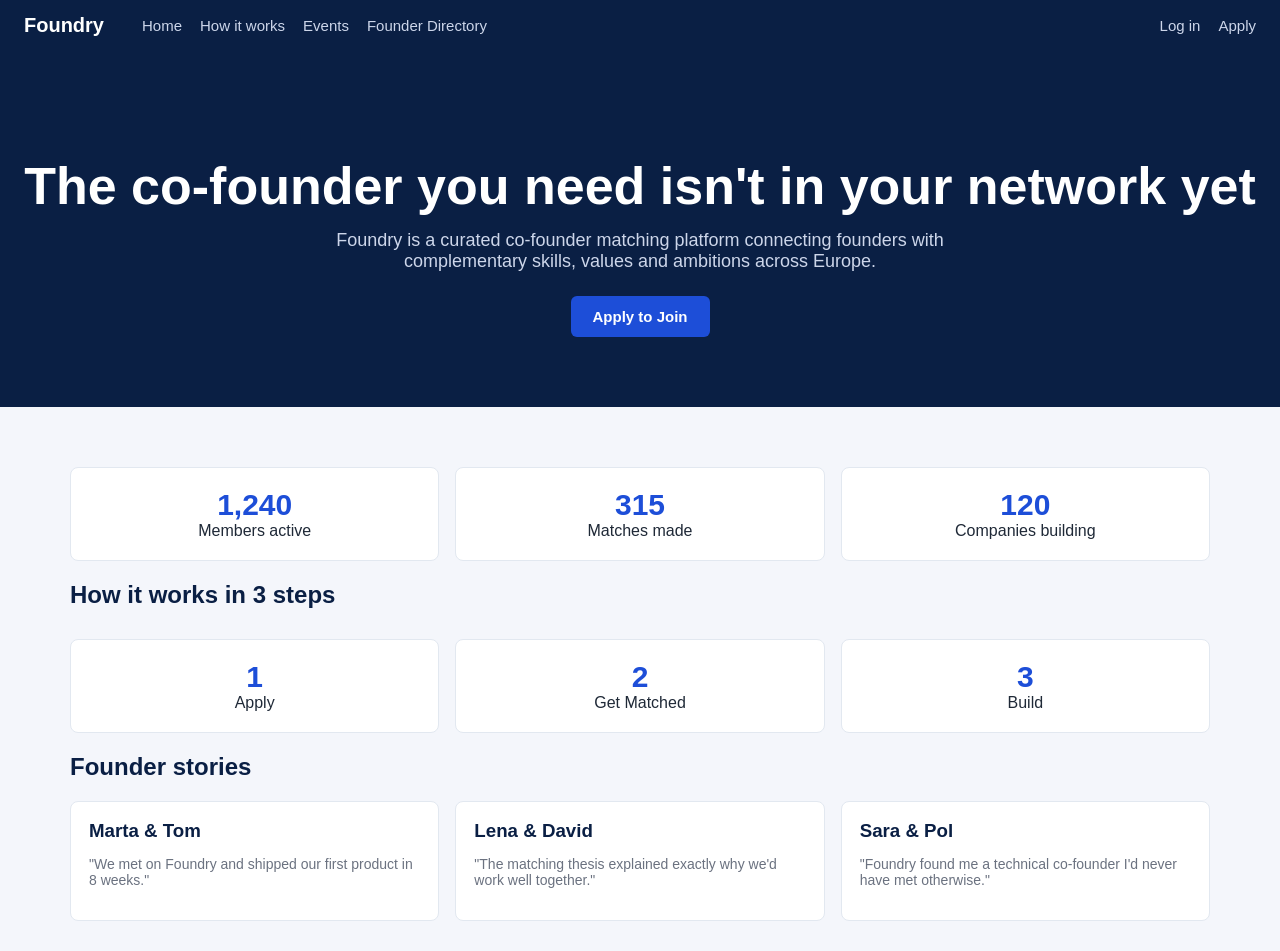
<file: foundry/index.html>
<!DOCTYPE html>
<html lang="en">
<head>
  <meta charset="UTF-8">
  <meta name="viewport" content="width=device-width, initial-scale=1.0">
  <title>Foundry - Find your co-founder</title>
  <link rel="stylesheet" type="text/css" href="style.css">
</head>
<body>

  <!-- Navigation (same on every page) -->
  <div class="nav">
    <a class="brand" href="index.html">Foundry</a>
    <a href="index.html">Home</a>
    <a href="how_it_works.html">How it works</a>
    <a href="events.html">Events</a>
    <a href="members.php">Founder Directory</a>
    <div class="right">
      <a href="login.html">Log in</a>
      <a href="new_user.html">Apply</a>
    </div>
  </div>

  <!-- Hero -->
  <div class="hero">
    <h1>The co-founder you need isn't in your network yet</h1>
    <p>Foundry is a curated co-founder matching platform connecting founders with
       complementary skills, values and ambitions across Europe.</p>
    <a class="button" href="new_user.html">Apply to Join</a>
  </div>

  <div class="page">

    <!-- Live counter (static numbers for the demo) -->
    <div class="boxes">
      <div class="box"><div class="big">1,240</div>Members active</div>
      <div class="box"><div class="big">315</div>Matches made</div>
      <div class="box"><div class="big">120</div>Companies building</div>
    </div>

    <!-- Three-step process -->
    <h2>How it works in 3 steps</h2>
    <div class="boxes">
      <div class="box"><div class="big">1</div>Apply</div>
      <div class="box"><div class="big">2</div>Get Matched</div>
      <div class="box"><div class="big">3</div>Build</div>
    </div>

    <!-- Testimonials -->
    <h2>Founder stories</h2>
    <div class="cards">
      <div class="card">
        <h3>Marta &amp; Tom</h3>
        <p class="muted">"We met on Foundry and shipped our first product in 8 weeks."</p>
      </div>
      <div class="card">
        <h3>Lena &amp; David</h3>
        <p class="muted">"The matching thesis explained exactly why we'd work well together."</p>
      </div>
      <div class="card">
        <h3>Sara &amp; Pol</h3>
        <p class="muted">"Foundry found me a technical co-founder I'd never have met otherwise."</p>
      </div>
    </div>

  </div>
</body>
</html>
</file>
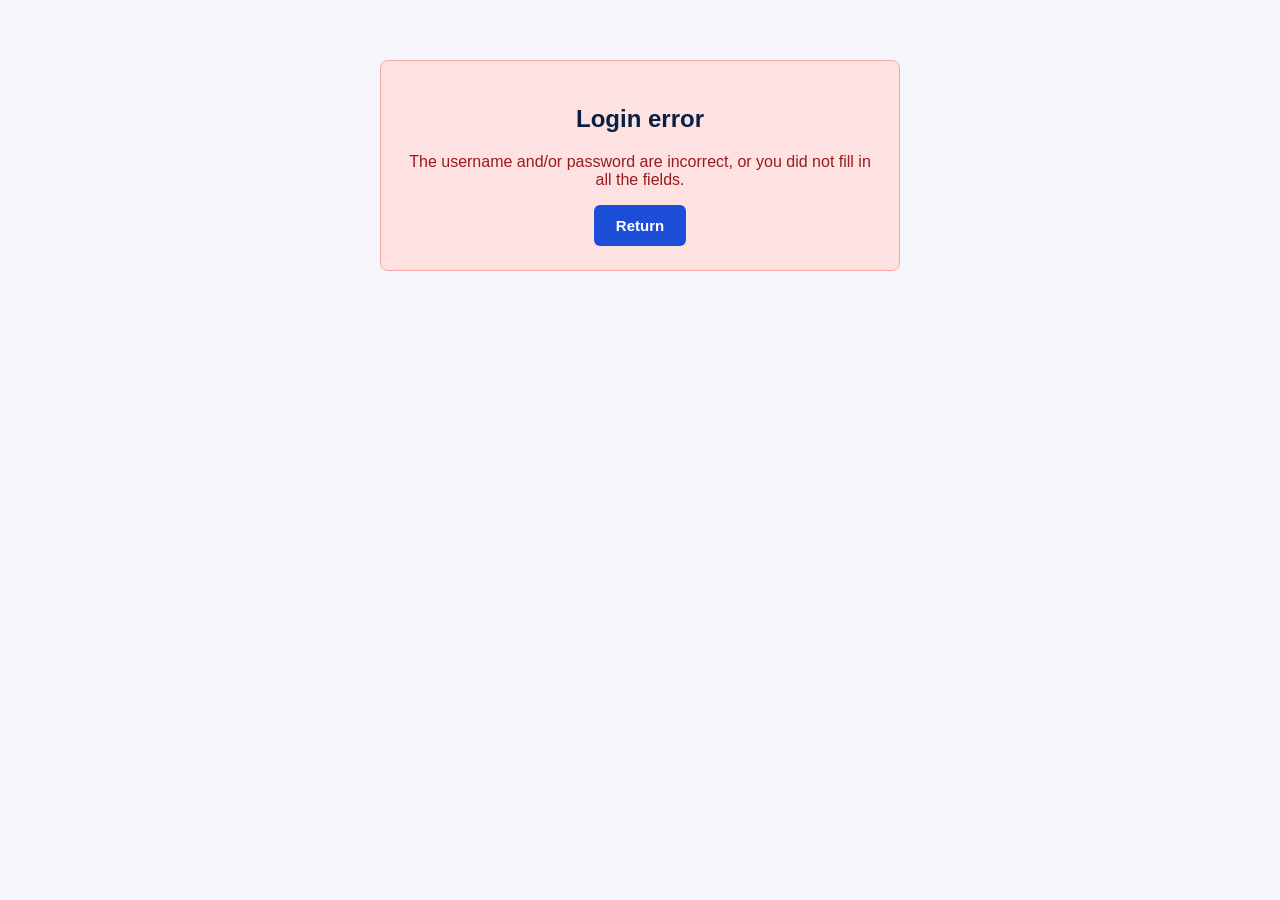
<file: foundry/error_login.html>
<!DOCTYPE html>
<html lang="en">
<head>
  <meta charset="UTF-8">
  <meta name="viewport" content="width=device-width, initial-scale=1.0">
  <title>Foundry - Login error</title>
  <link rel="stylesheet" type="text/css" href="style.css">
</head>
<body>
  <div class="notice">
    <h2>Login error</h2>
    <p>The username and/or password are incorrect, or you did not fill in all the fields.</p>
    <a class="button" href="login.html">Return</a>
  </div>
</body>
</html>
</file>
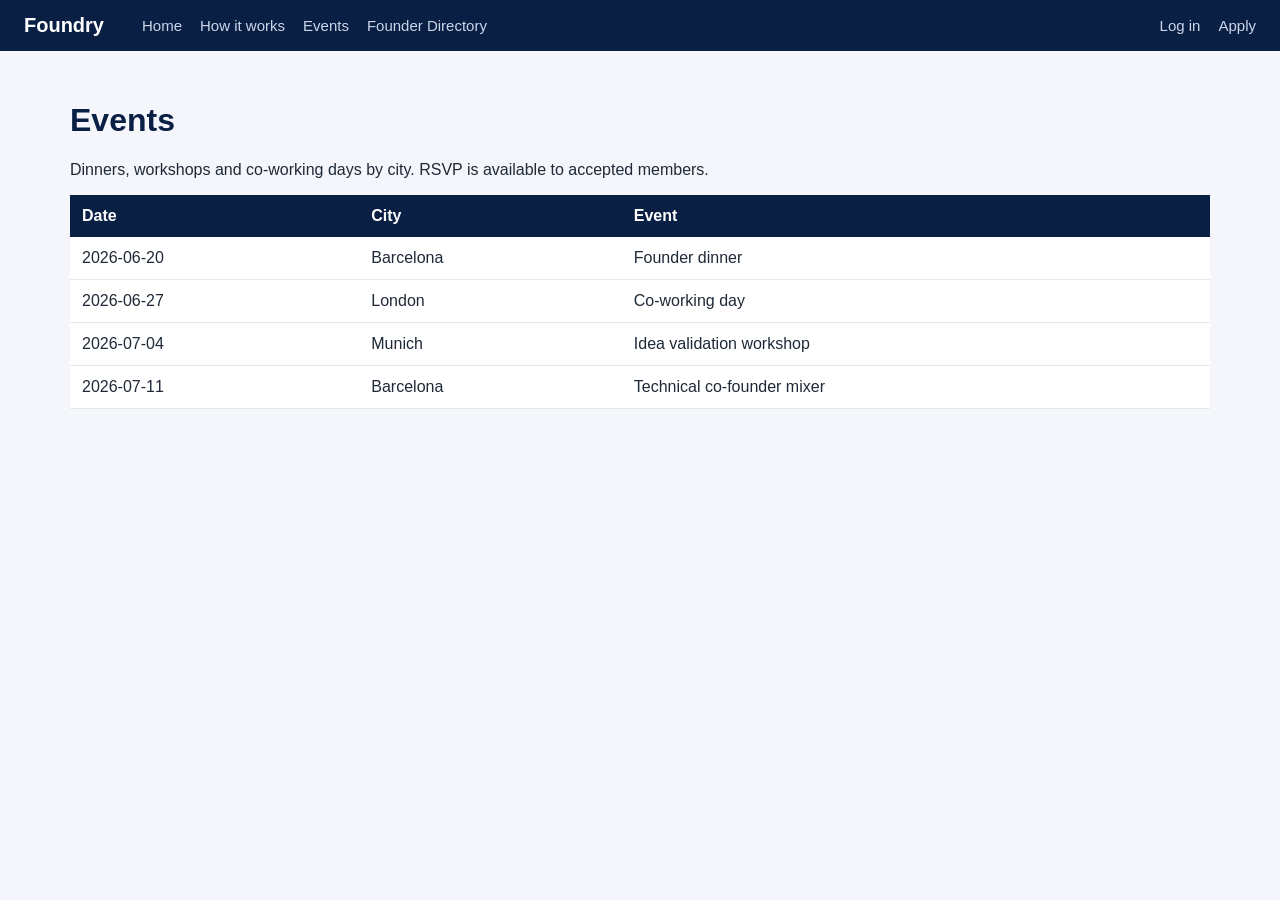
<file: foundry/events.html>
<!DOCTYPE html>
<html lang="en">
<head>
  <meta charset="UTF-8">
  <meta name="viewport" content="width=device-width, initial-scale=1.0">
  <title>Foundry - Events</title>
  <link rel="stylesheet" type="text/css" href="style.css">
</head>
<body>

  <div class="nav">
    <a class="brand" href="index.html">Foundry</a>
    <a href="index.html">Home</a>
    <a href="how_it_works.html">How it works</a>
    <a href="events.html">Events</a>
    <a href="members.php">Founder Directory</a>
    <div class="right">
      <a href="login.html">Log in</a>
      <a href="new_user.html">Apply</a>
    </div>
  </div>

  <div class="page">
    <h1>Events</h1>
    <p>Dinners, workshops and co-working days by city. RSVP is available to accepted members.</p>

    <table>
      <tr><th>Date</th><th>City</th><th>Event</th></tr>
      <tr><td>2026-06-20</td><td>Barcelona</td><td>Founder dinner</td></tr>
      <tr><td>2026-06-27</td><td>London</td><td>Co-working day</td></tr>
      <tr><td>2026-07-04</td><td>Munich</td><td>Idea validation workshop</td></tr>
      <tr><td>2026-07-11</td><td>Barcelona</td><td>Technical co-founder mixer</td></tr>
    </table>
  </div>
</body>
</html>
</file>
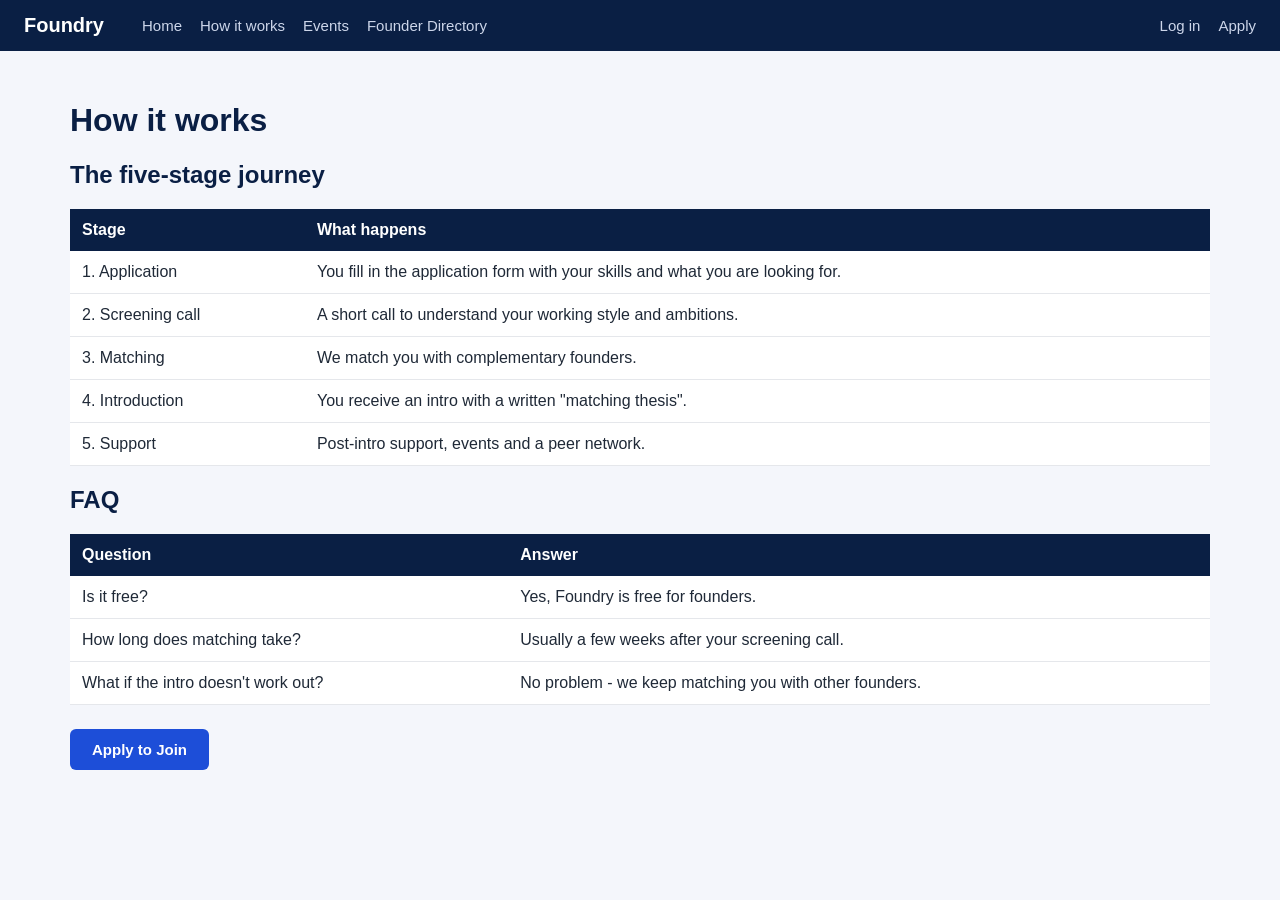
<file: foundry/how_it_works.html>
<!DOCTYPE html>
<html lang="en">
<head>
  <meta charset="UTF-8">
  <meta name="viewport" content="width=device-width, initial-scale=1.0">
  <title>Foundry - How it works</title>
  <link rel="stylesheet" type="text/css" href="style.css">
</head>
<body>

  <div class="nav">
    <a class="brand" href="index.html">Foundry</a>
    <a href="index.html">Home</a>
    <a href="how_it_works.html">How it works</a>
    <a href="events.html">Events</a>
    <a href="members.php">Founder Directory</a>
    <div class="right">
      <a href="login.html">Log in</a>
      <a href="new_user.html">Apply</a>
    </div>
  </div>

  <div class="page">
    <h1>How it works</h1>

    <h2>The five-stage journey</h2>
    <table>
      <tr><th>Stage</th><th>What happens</th></tr>
      <tr><td>1. Application</td><td>You fill in the application form with your skills and what you are looking for.</td></tr>
      <tr><td>2. Screening call</td><td>A short call to understand your working style and ambitions.</td></tr>
      <tr><td>3. Matching</td><td>We match you with complementary founders.</td></tr>
      <tr><td>4. Introduction</td><td>You receive an intro with a written "matching thesis".</td></tr>
      <tr><td>5. Support</td><td>Post-intro support, events and a peer network.</td></tr>
    </table>

    <h2>FAQ</h2>
    <table>
      <tr><th>Question</th><th>Answer</th></tr>
      <tr><td>Is it free?</td><td>Yes, Foundry is free for founders.</td></tr>
      <tr><td>How long does matching take?</td><td>Usually a few weeks after your screening call.</td></tr>
      <tr><td>What if the intro doesn't work out?</td><td>No problem - we keep matching you with other founders.</td></tr>
    </table>

    <p style="margin-top:24px;"><a class="button" href="new_user.html">Apply to Join</a></p>
  </div>
</body>
</html>
</file>
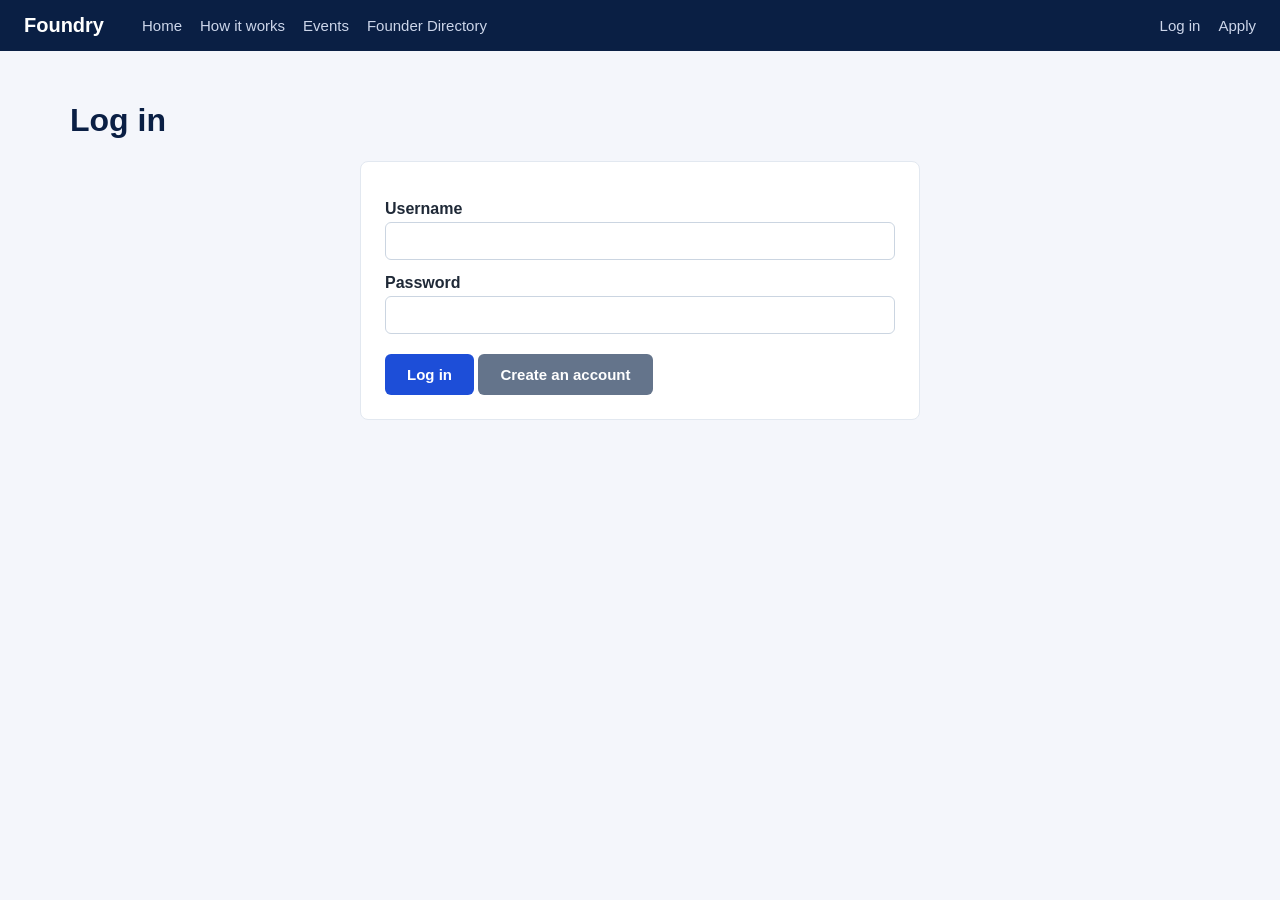
<file: foundry/login.html>
<!DOCTYPE html>
<html lang="en">
<head>
  <meta charset="UTF-8">
  <meta name="viewport" content="width=device-width, initial-scale=1.0">
  <title>Foundry - Log in</title>
  <link rel="stylesheet" type="text/css" href="style.css">
</head>
<body>

  <div class="nav">
    <a class="brand" href="index.html">Foundry</a>
    <a href="index.html">Home</a>
    <a href="how_it_works.html">How it works</a>
    <a href="events.html">Events</a>
    <a href="members.php">Founder Directory</a>
    <div class="right">
      <a href="login.html">Log in</a>
      <a href="new_user.html">Apply</a>
    </div>
  </div>

  <div class="page">
    <h1>Log in</h1>

    <!-- The form sends username and password to verify.php using POST -->
    <form class="box-form" name="login" method="POST" action="verify.php">
      <label for="username">Username</label>
      <input type="text" id="username" name="username" required>

      <label for="password">Password</label>
      <input type="password" id="password" name="password" required>

      <div class="actions">
        <input class="button" type="submit" value="Log in">
        <a class="button grey" href="new_user.html">Create an account</a>
      </div>
    </form>
  </div>
</body>
</html>
</file>
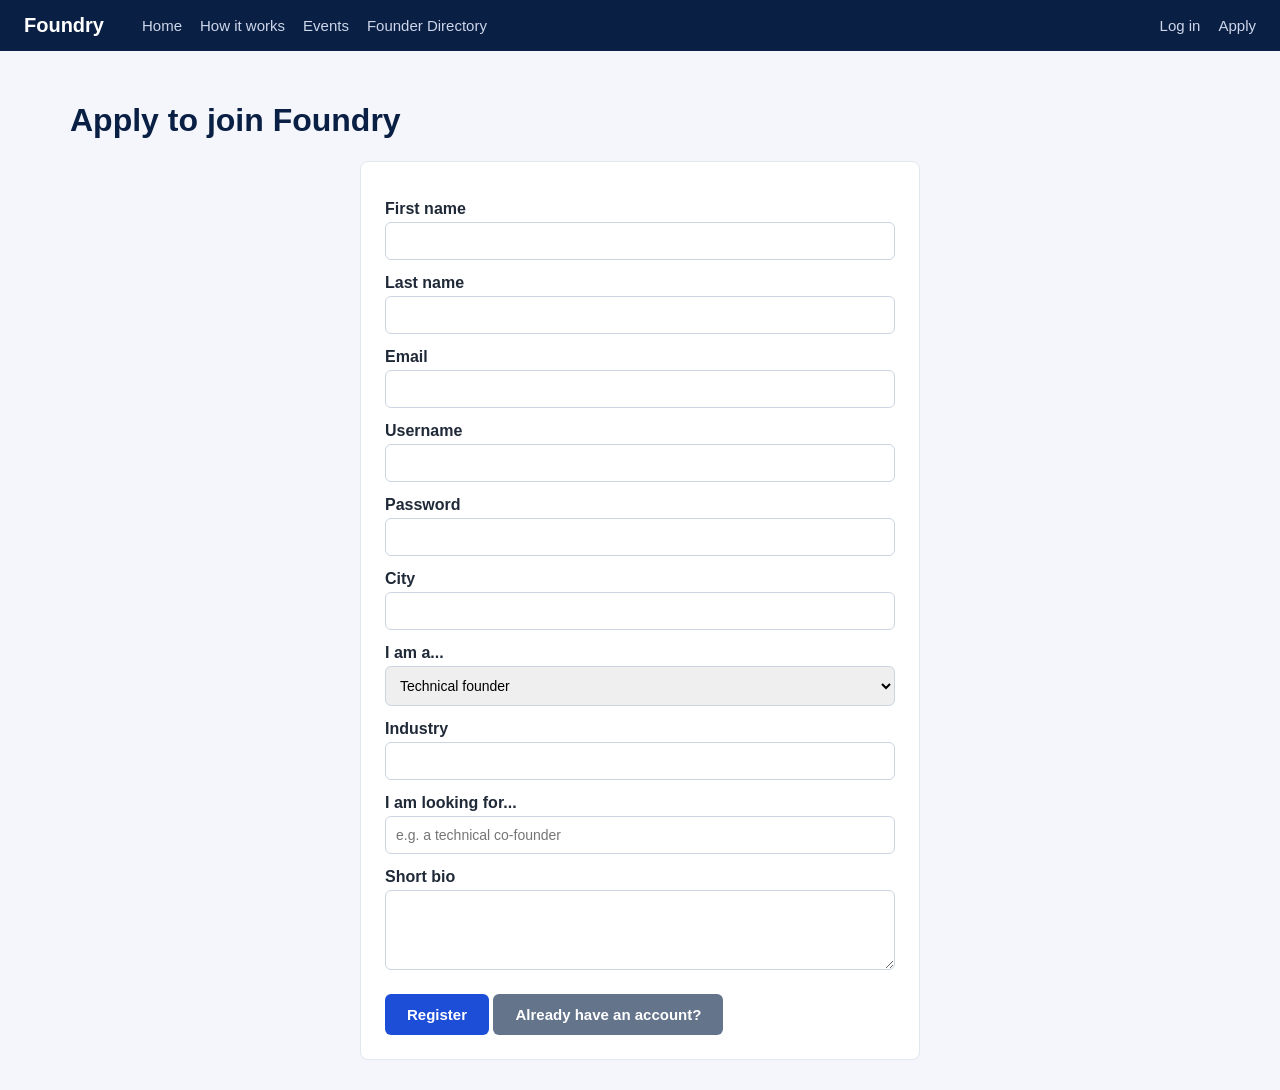
<file: foundry/new_user.html>
<!DOCTYPE html>
<html lang="en">
<head>
  <meta charset="UTF-8">
  <meta name="viewport" content="width=device-width, initial-scale=1.0">
  <title>Foundry - Apply</title>
  <link rel="stylesheet" type="text/css" href="style.css">

  <script lang="Javascript">
    // Validate password: at least 8 characters and one special character (@ # $ &)
    function validatePassword() {
      let password = document.getElementById("password").value;
      let specialChars = "@#$&";
      let containsSpecial = false;

      if (password.length < 8) {
        alert("The password must have at least 8 characters.");
        document.getElementById("password").value = "";
        document.getElementById("password").focus();
        return;
      }
      let char = "";
      for (char of specialChars) {
        if (password.includes(char)) {
          containsSpecial = true;
        }
      }
      if (containsSpecial == false) {
        alert("The password must include at least one of these characters: @ # $ &.");
        document.getElementById("password").value = "";
        document.getElementById("password").focus();
      }
    }

    // Validate email: must contain '@' and cannot start with '@'
    function validateEmail() {
      let email = document.getElementById("email").value;
      if (email.indexOf("@", 0) == -1) {
        alert("The email must contain '@'.");
        document.getElementById("email").value = "";
        document.getElementById("email").focus();
        return;
      }
      if (email.charAt(0) == "@") {
        alert("The email cannot start with '@'.");
        document.getElementById("email").value = "";
        document.getElementById("email").focus();
      }
    }
  </script>
</head>
<body>

  <div class="nav">
    <a class="brand" href="index.html">Foundry</a>
    <a href="index.html">Home</a>
    <a href="how_it_works.html">How it works</a>
    <a href="events.html">Events</a>
    <a href="members.php">Founder Directory</a>
    <div class="right">
      <a href="login.html">Log in</a>
      <a href="new_user.html">Apply</a>
    </div>
  </div>

  <div class="page">
    <h1>Apply to join Foundry</h1>

    <!-- The form sends its data to user_reg.php using the POST method -->
    <form class="box-form" name="register" method="POST" action="user_reg.php">

      <label for="firstname">First name</label>
      <input type="text" id="firstname" name="firstname" required>

      <label for="lastname">Last name</label>
      <input type="text" id="lastname" name="lastname" required>

      <label for="email">Email</label>
      <input type="text" id="email" name="email" required onchange="validateEmail()">

      <label for="username">Username</label>
      <input type="text" id="username" name="username" required>

      <label for="password">Password</label>
      <input type="password" id="password" name="password" required onchange="validatePassword()">

      <label for="city">City</label>
      <input type="text" id="city" name="city">

      <label for="role">I am a...</label>
      <select id="role" name="role">
        <option value="Technical">Technical founder</option>
        <option value="Commercial">Commercial founder</option>
        <option value="Domain expert">Domain expert</option>
      </select>

      <label for="industry">Industry</label>
      <input type="text" id="industry" name="industry">

      <label for="looking_for">I am looking for...</label>
      <input type="text" id="looking_for" name="looking_for" placeholder="e.g. a technical co-founder">

      <label for="bio">Short bio</label>
      <textarea id="bio" name="bio"></textarea>

      <div class="actions">
        <input class="button" type="submit" value="Register">
        <a class="button grey" href="login.html">Already have an account?</a>
      </div>
    </form>
  </div>
</body>
</html>
</file>
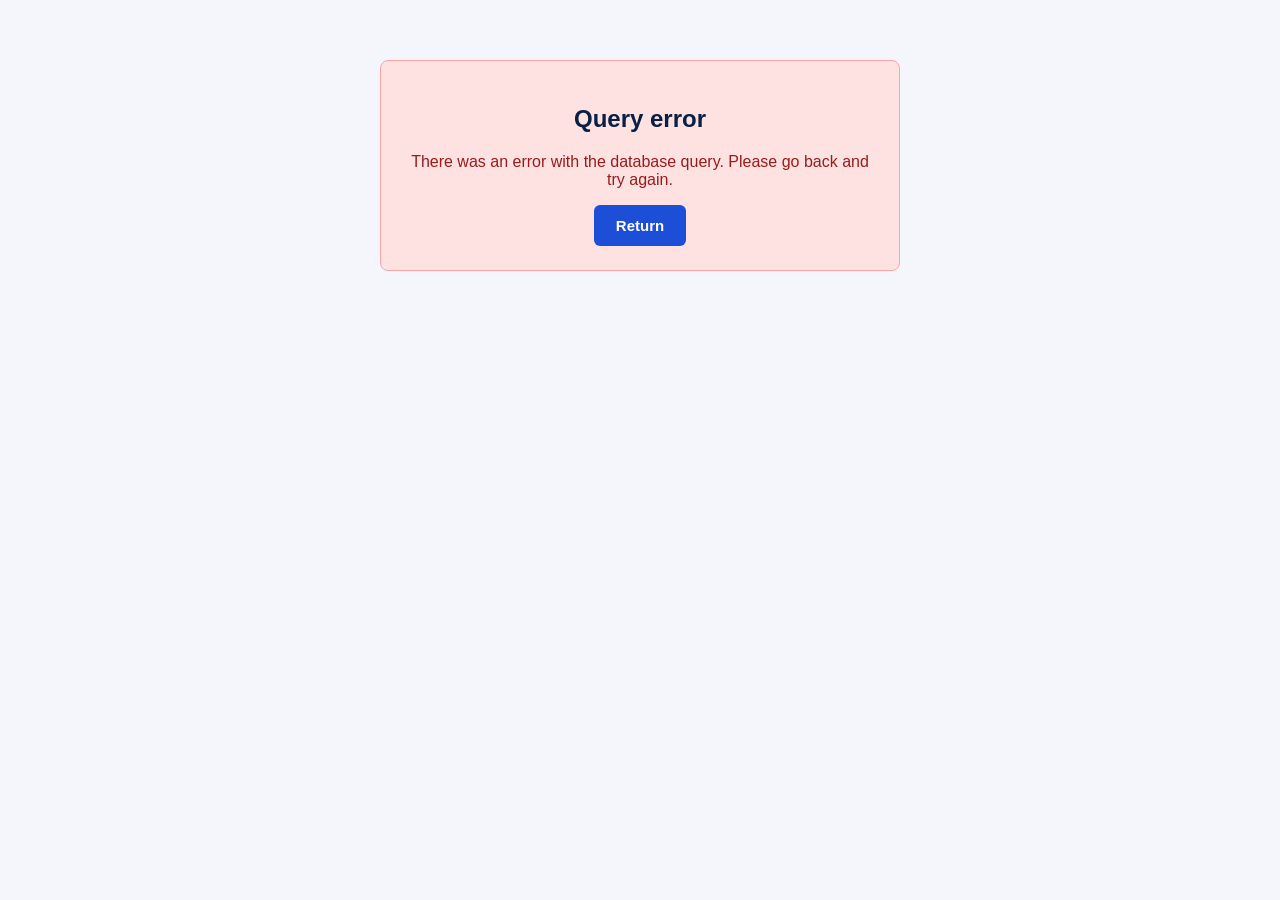
<file: foundry/query_error.html>
<!DOCTYPE html>
<html lang="en">
<head>
  <meta charset="UTF-8">
  <meta name="viewport" content="width=device-width, initial-scale=1.0">
  <title>Foundry - Query error</title>
  <link rel="stylesheet" type="text/css" href="style.css">
</head>
<body>
  <div class="notice">
    <h2>Query error</h2>
    <p>There was an error with the database query. Please go back and try again.</p>
    <a class="button" href="index.html">Return</a>
  </div>
</body>
</html>
</file>
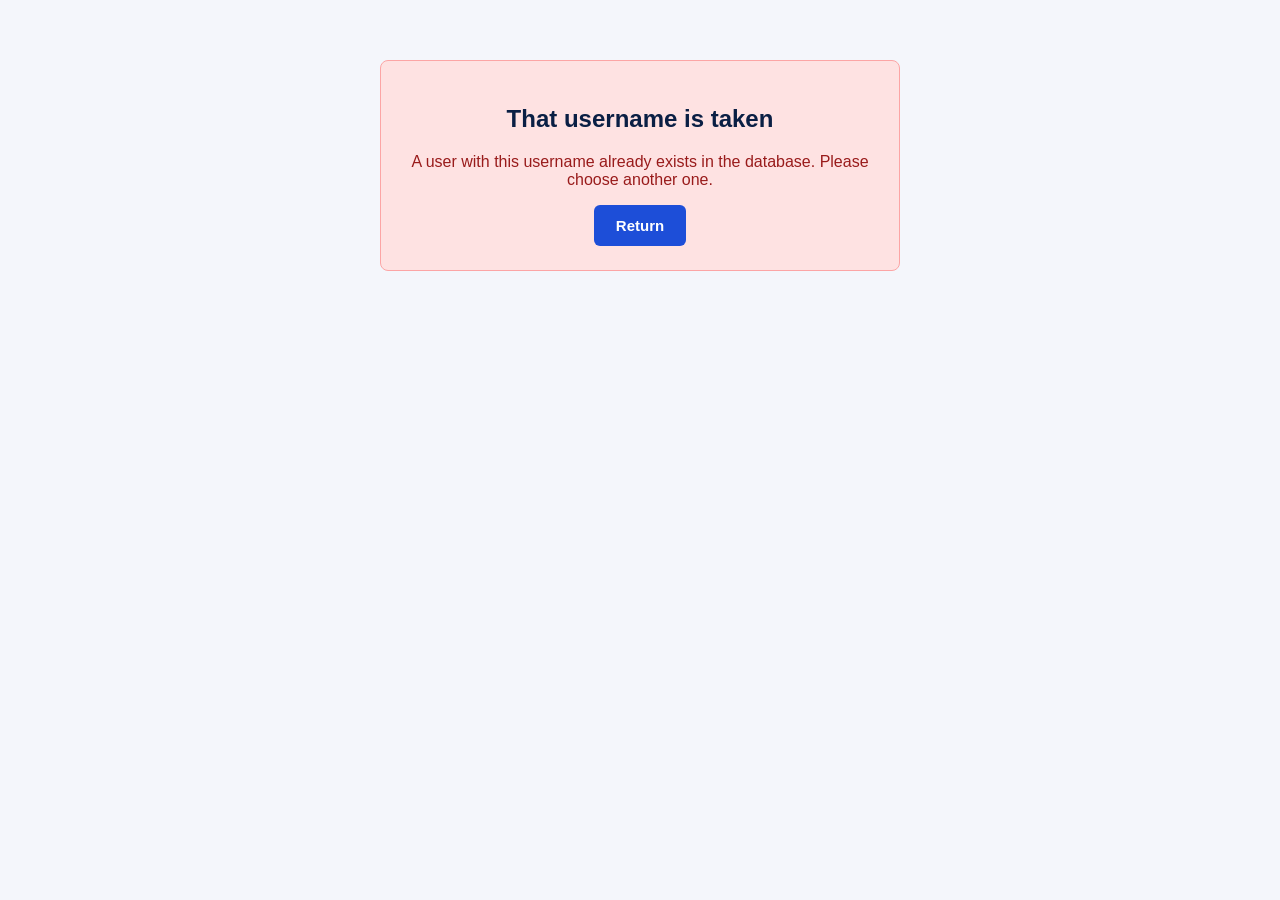
<file: foundry/user_exist.html>
<!DOCTYPE html>
<html lang="en">
<head>
  <meta charset="UTF-8">
  <meta name="viewport" content="width=device-width, initial-scale=1.0">
  <title>Foundry - User already exists</title>
  <link rel="stylesheet" type="text/css" href="style.css">
</head>
<body>
  <div class="notice">
    <h2>That username is taken</h2>
    <p>A user with this username already exists in the database. Please choose another one.</p>
    <a class="button" href="new_user.html">Return</a>
  </div>
</body>
</html>
</file>
<file: foundry/style.css>
/* style.css - shared styling for the whole Foundry site. Kept simple on purpose. */

* { box-sizing: border-box; }

body {
  margin: 0;
  font-family: Arial, Helvetica, sans-serif;
  color: #1f2937;
  background-color: #f4f6fb;
}

/* ---------- Navigation bar ---------- */
.nav {
  background-color: #0a1f44;
  padding: 14px 24px;
  display: flex;
  align-items: center;
  gap: 18px;
  flex-wrap: wrap;
}
.nav .brand {
  color: #ffffff;
  font-size: 20px;
  font-weight: bold;
  text-decoration: none;
  margin-right: 20px;
}
.nav a {
  color: #cdd6ea;
  text-decoration: none;
  font-size: 15px;
}
.nav a:hover { color: #ffffff; }
.nav .right { margin-left: auto; display: flex; gap: 18px; }

/* ---------- Generic page wrapper ---------- */
.page { width: 100%; margin: 0; padding: 30px 70px; }

h1 { color: #0a1f44; }
h2 { color: #0a1f44; }
a { color: #1d4ed8; }

/* ---------- Hero (homepage) ---------- */
.hero {
  background-color: #0a1f44;
  color: #ffffff;
  text-align: center;
  padding: 70px 24px;
}
.hero h1 { color: #ffffff; font-size: 52px; margin-bottom: 14px; }
.hero p { color: #cdd6ea; font-size: 18px; max-width: 620px; margin: 0 auto 24px auto; }

/* ---------- Buttons ---------- */
.button {
  display: inline-block;
  background-color: #1d4ed8;
  color: #ffffff;
  padding: 12px 22px;
  border: none;
  border-radius: 6px;
  font-size: 15px;
  font-weight: bold;
  text-decoration: none;
  cursor: pointer;
}
.button:hover { background-color: #1741b6; }
.button.grey { background-color: #64748b; }
.button.grey:hover { background-color: #475569; }

/* ---------- Counters / 3-step boxes ---------- */
.boxes { display: flex; gap: 16px; flex-wrap: wrap; justify-content: center; margin-top: 30px; }
.box {
  background-color: #ffffff;
  border: 1px solid #e2e8f0;
  border-radius: 8px;
  padding: 20px;
  flex: 1;
  min-width: 200px;
  text-align: center;
}
.box .big { font-size: 30px; font-weight: bold; color: #1d4ed8; }

/* ---------- Cards (founder directory / testimonials) ---------- */
.cards { display: flex; gap: 16px; flex-wrap: wrap; }
.card {
  background-color: #ffffff;
  border: 1px solid #e2e8f0;
  border-radius: 8px;
  padding: 18px;
  flex: 1;
  min-width: 260px;
}
.card h3 { margin: 0 0 4px 0; color: #0a1f44; }
.card .tag {
  display: inline-block;
  background-color: #eef2ff;
  color: #1d4ed8;
  font-size: 12px;
  padding: 3px 8px;
  border-radius: 10px;
  margin-right: 6px;
  margin-bottom: 8px;
}
.card .muted { color: #6b7280; font-size: 14px; }

/* ---------- Forms ---------- */
form.box-form {
  max-width: 560px;
  margin: 0 auto;
  background-color: #ffffff;
  border: 1px solid #e2e8f0;
  border-radius: 8px;
  padding: 24px;
}
form.box-form label { display: block; font-weight: bold; margin-top: 14px; margin-bottom: 4px; }
form.box-form input[type="text"],
form.box-form input[type="password"],
form.box-form input[type="email"],
form.box-form select,
form.box-form textarea {
  width: 100%;
  padding: 10px;
  font-size: 14px;
  border: 1px solid #cbd5e1;
  border-radius: 6px;
}
form.box-form textarea { min-height: 80px; }
form.box-form .actions { margin-top: 20px; }

/* ---------- Tables (FAQ / events) ---------- */
table { width: 100%; border-collapse: collapse; background-color: #ffffff; }
th { background-color: #0a1f44; color: #ffffff; text-align: left; padding: 12px; }
td { padding: 12px; border-bottom: 1px solid #e5e7eb; }

/* ---------- Error / info pages ---------- */
.notice {
  max-width: 520px;
  margin: 60px auto;
  background-color: #fee2e2;
  color: #991b1b;
  border: 1px solid #fca5a5;
  border-radius: 8px;
  padding: 24px;
  text-align: center;
}
</file>
